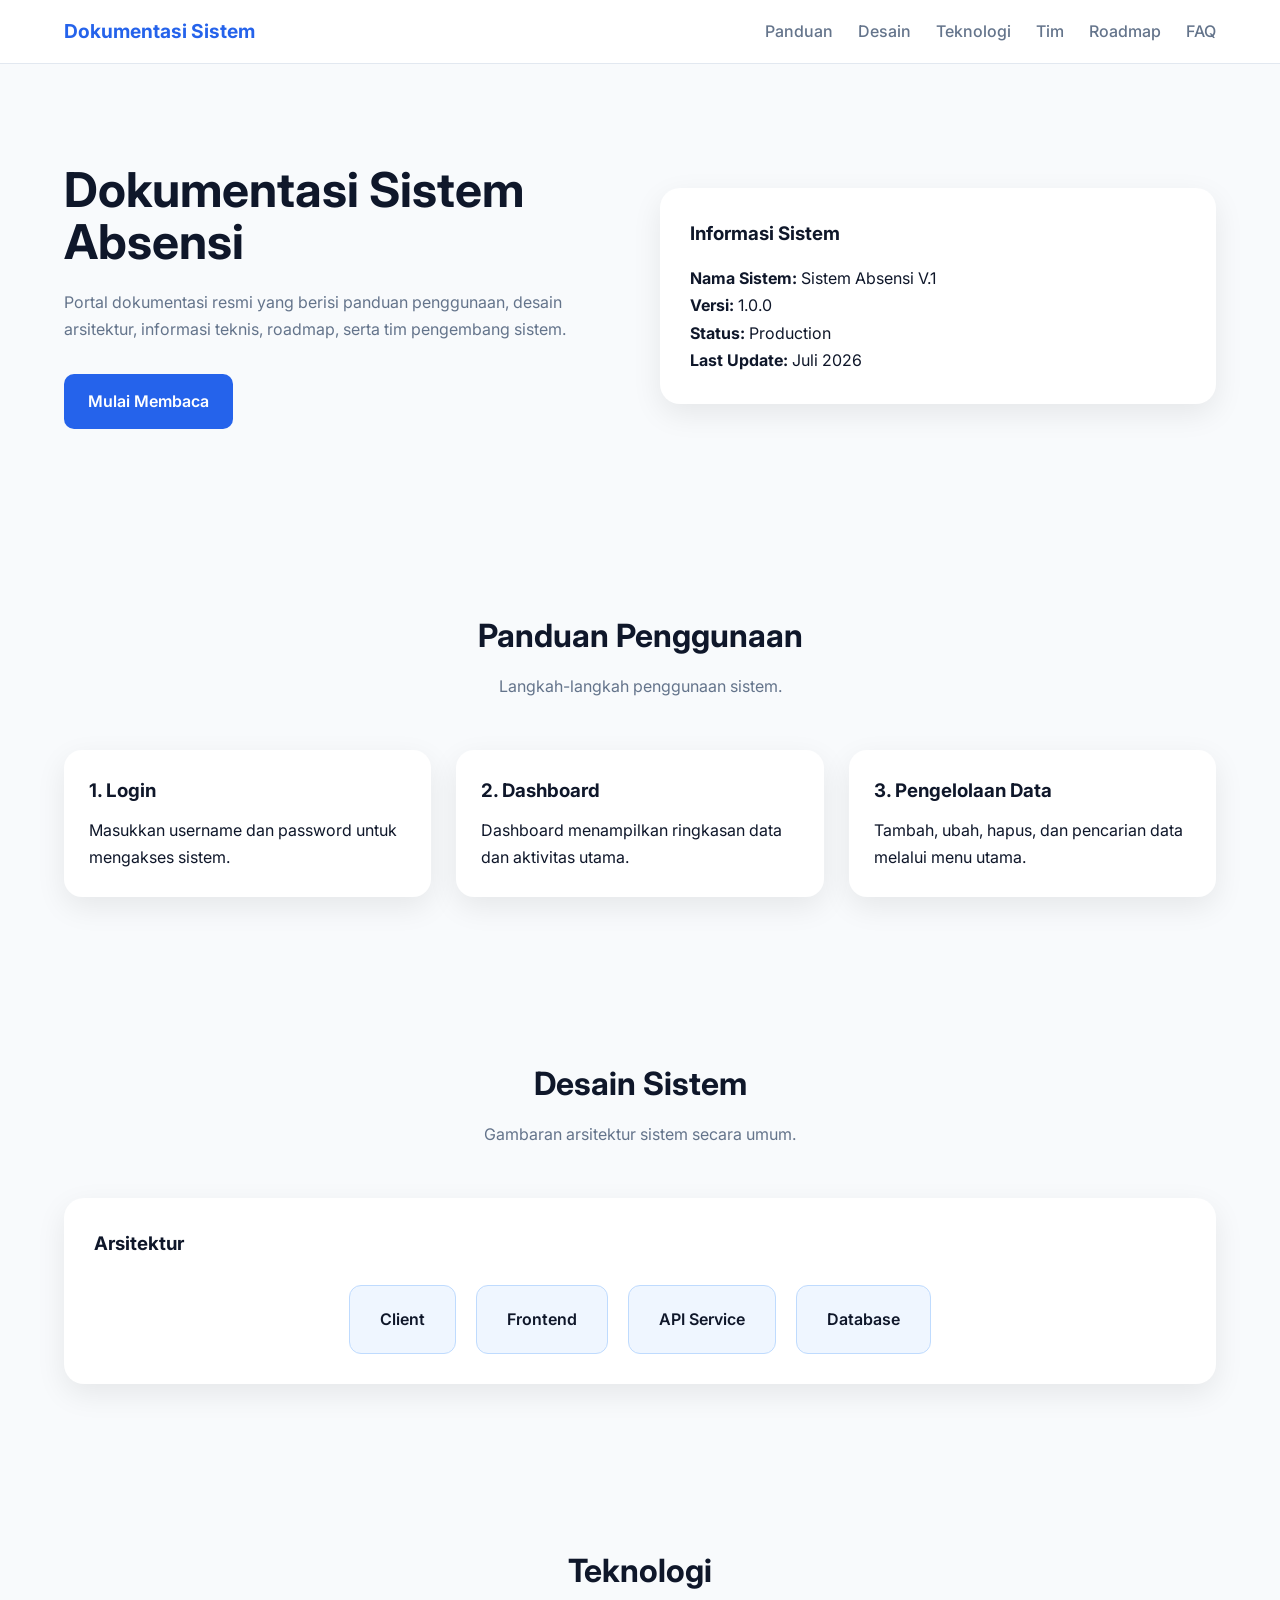
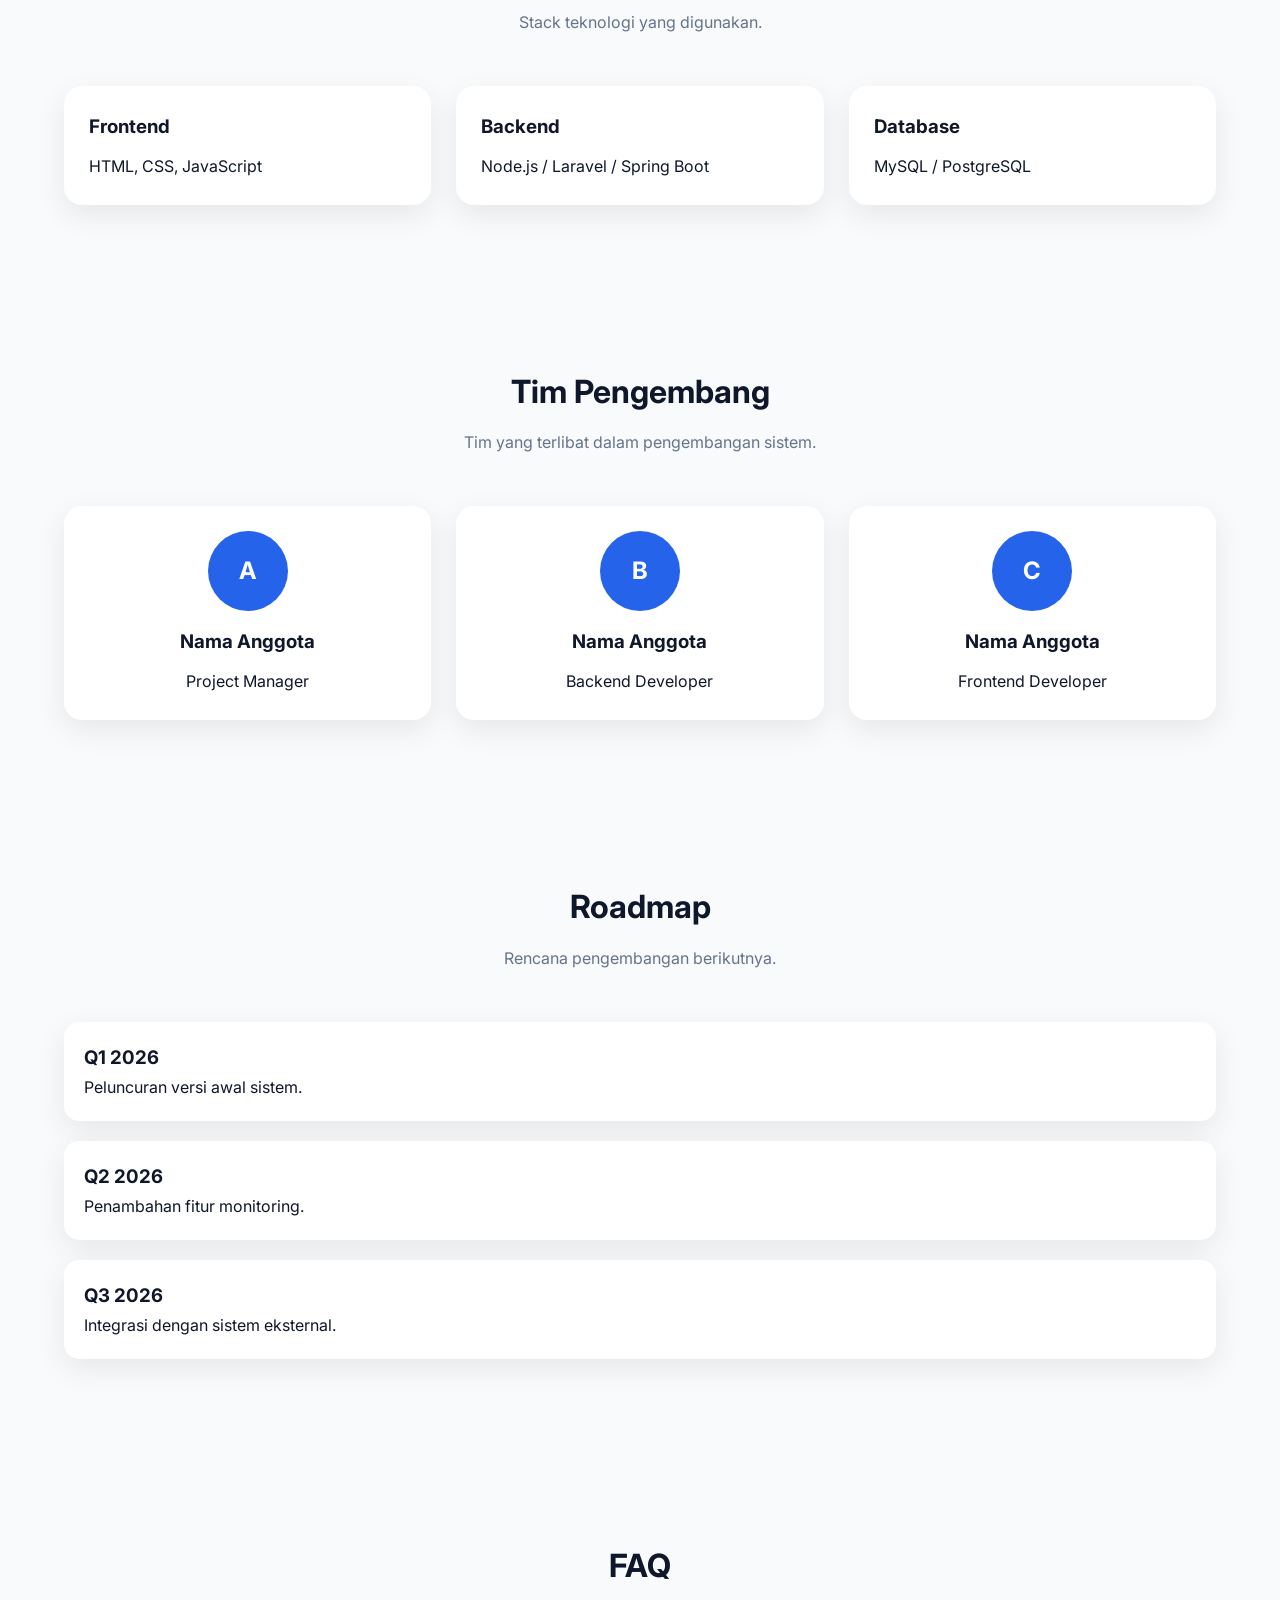
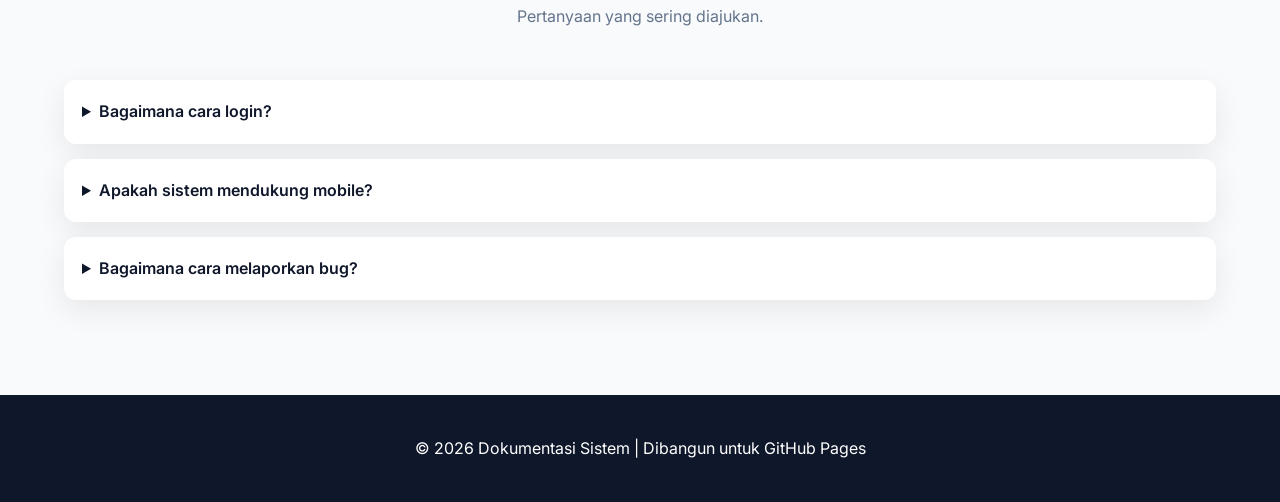
<file: docs/index.html>
<!DOCTYPE html>
<html lang="id">
<head>
  <meta charset="UTF-8">
  <meta name="viewport" content="width=device-width, initial-scale=1.0">
  <title>Dokumentasi Sistem Absensi</title>
  <link href="https://fonts.googleapis.com/css2?family=Inter:wght@300;400;500;600;700&display=swap" rel="stylesheet">
  <style>
    :root{
        --primary:#2563eb;
        --primary-dark:#1d4ed8;
        --secondary:#f8fafc;
        --dark:#0f172a;
        --gray:#64748b;
        --border:#e2e8f0;
        --white:#ffffff;
        --shadow:0 10px 30px rgba(0,0,0,.08);
    }

    *{
        margin:0;
        padding:0;
        box-sizing:border-box;
    }

    html{
        scroll-behavior:smooth;
    }

    body{
        font-family:'Inter',sans-serif;
        color:var(--dark);
        background:#f8fafc;
        line-height:1.7;
    }

    .container{
        width:min(1200px,90%);
        margin:auto;
    }

    /* NAVBAR */
    nav{
        position:sticky;
        top:0;
        z-index:999;
        background:rgba(255,255,255,.95);
        backdrop-filter:blur(10px);
        border-bottom:1px solid var(--border);
    }

    .nav-wrapper{
        display:flex;
        justify-content:space-between;
        align-items:center;
        padding:15px 0;
    }

    .logo{
        font-weight:700;
        font-size:1.2rem;
        color:var(--primary);
    }

    .nav-links{
        display:flex;
        gap:25px;
    }

    .nav-links a{
        text-decoration:none;
        color:var(--gray);
        font-weight:500;
        transition:.3s;
    }

    .nav-links a:hover{
        color:var(--primary);
    }

    /* HERO */
    .hero{
        padding:100px 0;
    }

    .hero-content{
        display:grid;
        grid-template-columns:1fr 1fr;
        gap:40px;
        align-items:center;
    }

    .hero-text h1{
        font-size:3rem;
        line-height:1.1;
        margin-bottom:20px;
    }

    .hero-text p{
        color:var(--gray);
        margin-bottom:30px;
    }

    .btn{
        display:inline-block;
        background:var(--primary);
        color:white;
        padding:14px 24px;
        border-radius:10px;
        text-decoration:none;
        font-weight:600;
        transition:.3s;
    }

    .btn:hover{
        background:var(--primary-dark);
    }

    .hero-card{
        background:white;
        padding:30px;
        border-radius:20px;
        box-shadow:var(--shadow);
    }

    .hero-card h3{
        margin-bottom:15px;
    }

    /* SECTIONS */
    section{
        padding:80px 0;
    }

    .section-title{
        text-align:center;
        margin-bottom:50px;
    }

    .section-title h2{
        font-size:2rem;
        margin-bottom:10px;
    }

    .section-title p{
        color:var(--gray);
    }

    /* CARDS */
    .grid{
        display:grid;
        grid-template-columns:repeat(auto-fit,minmax(280px,1fr));
        gap:25px;
    }

    .card{
        background:white;
        padding:25px;
        border-radius:18px;
        box-shadow:var(--shadow);
    }

    .card h3{
        margin-bottom:10px;
    }

    /* SYSTEM DESIGN */
    .architecture{
        background:white;
        padding:30px;
        border-radius:20px;
        box-shadow:var(--shadow);
    }

    .flow{
        display:flex;
        justify-content:center;
        flex-wrap:wrap;
        gap:20px;
        margin-top:25px;
    }

    .flow-box{
        padding:20px 30px;
        background:#eff6ff;
        border:1px solid #bfdbfe;
        border-radius:12px;
        font-weight:600;
    }

    /* TEAM */
    .team{
        text-align:center;
    }

    .avatar{
        width:80px;
        height:80px;
        border-radius:50%;
        background:var(--primary);
        color:white;
        display:flex;
        align-items:center;
        justify-content:center;
        font-size:1.5rem;
        font-weight:bold;
        margin:auto auto 15px;
    }

    /* TIMELINE */
    .timeline{
        position:relative;
    }

    .timeline-item{
        background:white;
        margin-bottom:20px;
        padding:20px;
        border-radius:15px;
        box-shadow:var(--shadow);
    }

    /* FAQ */
    details{
        background:white;
        margin-bottom:15px;
        padding:18px;
        border-radius:12px;
        box-shadow:var(--shadow);
    }

    summary{
        cursor:pointer;
        font-weight:600;
    }

    /* FOOTER */
    footer{
        background:var(--dark);
        color:white;
        text-align:center;
        padding:40px 20px;
    }

    /* RESPONSIVE */
    @media(max-width:768px){

    .hero-content{
        grid-template-columns:1fr;
    }

    .hero-text h1{
        font-size:2.2rem;
    }

    .nav-links{
        display:none;
    }

    }
  </style>
  </head>
  <body>
    <nav>
      <div class="container nav-wrapper">
        <div class="logo">Dokumentasi Sistem</div>
        <div class="nav-links">
          <a href="#panduan">Panduan</a>
          <a href="#desain">Desain</a>
          <a href="#teknologi">Teknologi</a>
          <a href="#tim">Tim</a>
          <a href="#roadmap">Roadmap</a>
          <a href="#faq">FAQ</a>
        </div>
      </div>
    </nav>

<header class="hero">
    <div class="container hero-content">

        <div class="hero-text">
            <h1>Dokumentasi Sistem Absensi</h1>
            <p>
                Portal dokumentasi resmi yang berisi panduan penggunaan,
                desain arsitektur, informasi teknis, roadmap, serta tim
                pengembang sistem.
            </p>

            <a href="#panduan" class="btn">
                Mulai Membaca
            </a>
        </div>

        <div class="hero-card">
            <h3>Informasi Sistem</h3>
            <p><strong>Nama Sistem:</strong> Sistem Absensi V.1</p>
            <p><strong>Versi:</strong> 1.0.0</p>
            <p><strong>Status:</strong> Production</p>
            <p><strong>Last Update:</strong> Juli 2026</p>
        </div>

    </div>
</header>

<section id="panduan">
    <div class="container">
        <div class="section-title">
            <h2>Panduan Penggunaan</h2>
            <p>Langkah-langkah penggunaan sistem.</p>
        </div>

        <div class="grid">

            <div class="card">
                <h3>1. Login</h3>
                <p>
                    Masukkan username dan password untuk mengakses sistem.
                </p>
            </div>

            <div class="card">
                <h3>2. Dashboard</h3>
                <p>
                    Dashboard menampilkan ringkasan data dan aktivitas utama.
                </p>
            </div>

            <div class="card">
                <h3>3. Pengelolaan Data</h3>
                <p>
                    Tambah, ubah, hapus, dan pencarian data melalui menu utama.
                </p>
            </div>

        </div>
    </div>
</section>

<section id="desain">
    <div class="container">

        <div class="section-title">
            <h2>Desain Sistem</h2>
            <p>Gambaran arsitektur sistem secara umum.</p>
        </div>

        <div class="architecture">
            <h3>Arsitektur</h3>

            <div class="flow">
                <div class="flow-box">Client</div>
                <div class="flow-box">Frontend</div>
                <div class="flow-box">API Service</div>
                <div class="flow-box">Database</div>
            </div>

        </div>

    </div>
</section>

<section id="teknologi">
    <div class="container">

        <div class="section-title">
            <h2>Teknologi</h2>
            <p>Stack teknologi yang digunakan.</p>
        </div>

        <div class="grid">

            <div class="card">
                <h3>Frontend</h3>
                <p>HTML, CSS, JavaScript</p>
            </div>

            <div class="card">
                <h3>Backend</h3>
                <p>Node.js / Laravel / Spring Boot</p>
            </div>

            <div class="card">
                <h3>Database</h3>
                <p>MySQL / PostgreSQL</p>
            </div>

        </div>

    </div>
</section>

<section id="tim">
    <div class="container">

        <div class="section-title">
            <h2>Tim Pengembang</h2>
            <p>Tim yang terlibat dalam pengembangan sistem.</p>
        </div>

        <div class="grid">

            <div class="card team">
                <div class="avatar">A</div>
                <h3>Nama Anggota</h3>
                <p>Project Manager</p>
            </div>

            <div class="card team">
                <div class="avatar">B</div>
                <h3>Nama Anggota</h3>
                <p>Backend Developer</p>
            </div>

            <div class="card team">
                <div class="avatar">C</div>
                <h3>Nama Anggota</h3>
                <p>Frontend Developer</p>
            </div>

        </div>

    </div>
</section>

<section id="roadmap">
    <div class="container">

        <div class="section-title">
            <h2>Roadmap</h2>
            <p>Rencana pengembangan berikutnya.</p>
        </div>

        <div class="timeline">

            <div class="timeline-item">
                <h3>Q1 2026</h3>
                <p>Peluncuran versi awal sistem.</p>
            </div>

            <div class="timeline-item">
                <h3>Q2 2026</h3>
                <p>Penambahan fitur monitoring.</p>
            </div>

            <div class="timeline-item">
                <h3>Q3 2026</h3>
                <p>Integrasi dengan sistem eksternal.</p>
            </div>

        </div>

    </div>
</section>

<section id="faq">
    <div class="container">

        <div class="section-title">
            <h2>FAQ</h2>
            <p>Pertanyaan yang sering diajukan.</p>
        </div>

        <details>
            <summary>Bagaimana cara login?</summary>
            <p>Gunakan akun yang telah diberikan administrator.</p>
        </details>

        <details>
            <summary>Apakah sistem mendukung mobile?</summary>
            <p>Ya, sistem responsif dan dapat diakses melalui perangkat mobile.</p>
        </details>

        <details>
            <summary>Bagaimana cara melaporkan bug?</summary>
            <p>Hubungi tim pengembang melalui kanal support resmi.</p>
        </details>

    </div>
</section>

<footer>
    <p>© 2026 Dokumentasi Sistem | Dibangun untuk GitHub Pages</p>
</footer>

</body>
</html>
</file>
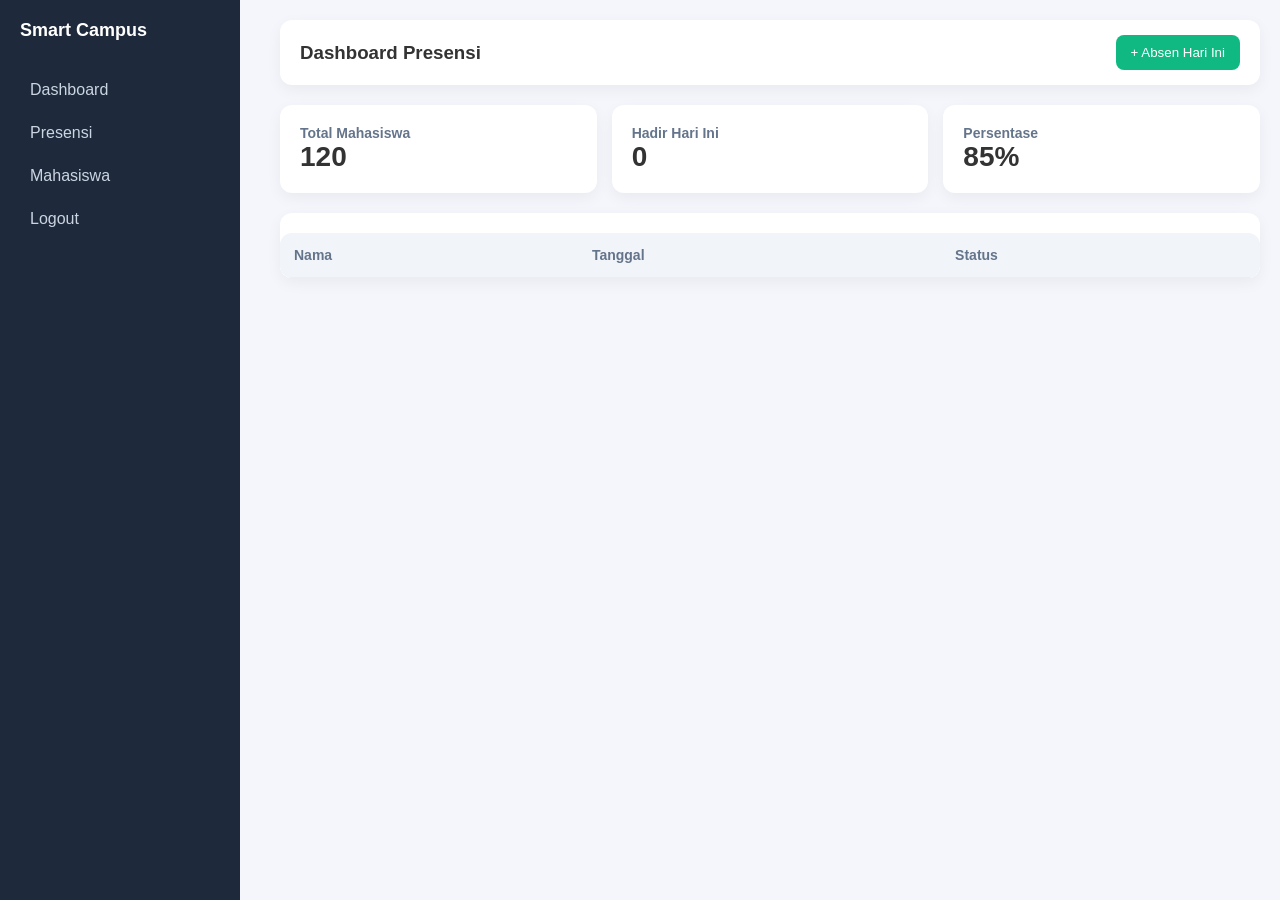
<file: fontend/dashboard.html>
<!DOCTYPE html>
<html>
  <head>
    <title>Dashboard</title>
    <link rel="stylesheet" href="style.css">
  </head>
  <body>

    <!-- SIDEBAR -->
    <div class="sidebar">
      <h2>Smart Campus</h2>
      <a href="#">Dashboard</a>
      <a href="#">Presensi</a>
      <a href="#">Mahasiswa</a>
      <a href="#">Logout</a>
    </div>

    <!-- MAIN -->
    <div class="main">

      <div class="topbar">
        <h3>Dashboard Presensi</h3>
        <button class="btn-green" onclick="absen()">+ Absen Hari Ini</button>
      </div>

      <!-- CARDS -->
      <div class="cards">
        <div class="card">
          <h3>Total Mahasiswa</h3>
          <h1>120</h1>
        </div>

        <div class="card">
          <h3>Hadir Hari Ini</h3>
          <h1 id="hadir">0</h1>
        </div>

        <div class="card">
          <h3>Persentase</h3>
          <h1>85%</h1>
        </div>
      </div>

      <!-- TABLE -->
      <div class="table-container">
        <table>
          <thead>
            <tr>
              <th>Nama</th>
              <th>Tanggal</th>
              <th>Status</th>
            </tr>
          </thead>
          <tbody id="list"></tbody>
        </table>

        <!-- Empty State -->
        <div id="emptyState" class="empty-state" style="display:none;">
          Belum ada data kehadiran
        </div>
      </div>

    </div>

    <script src="../integration/app.js"></script>

  </body>
</html>
</file>
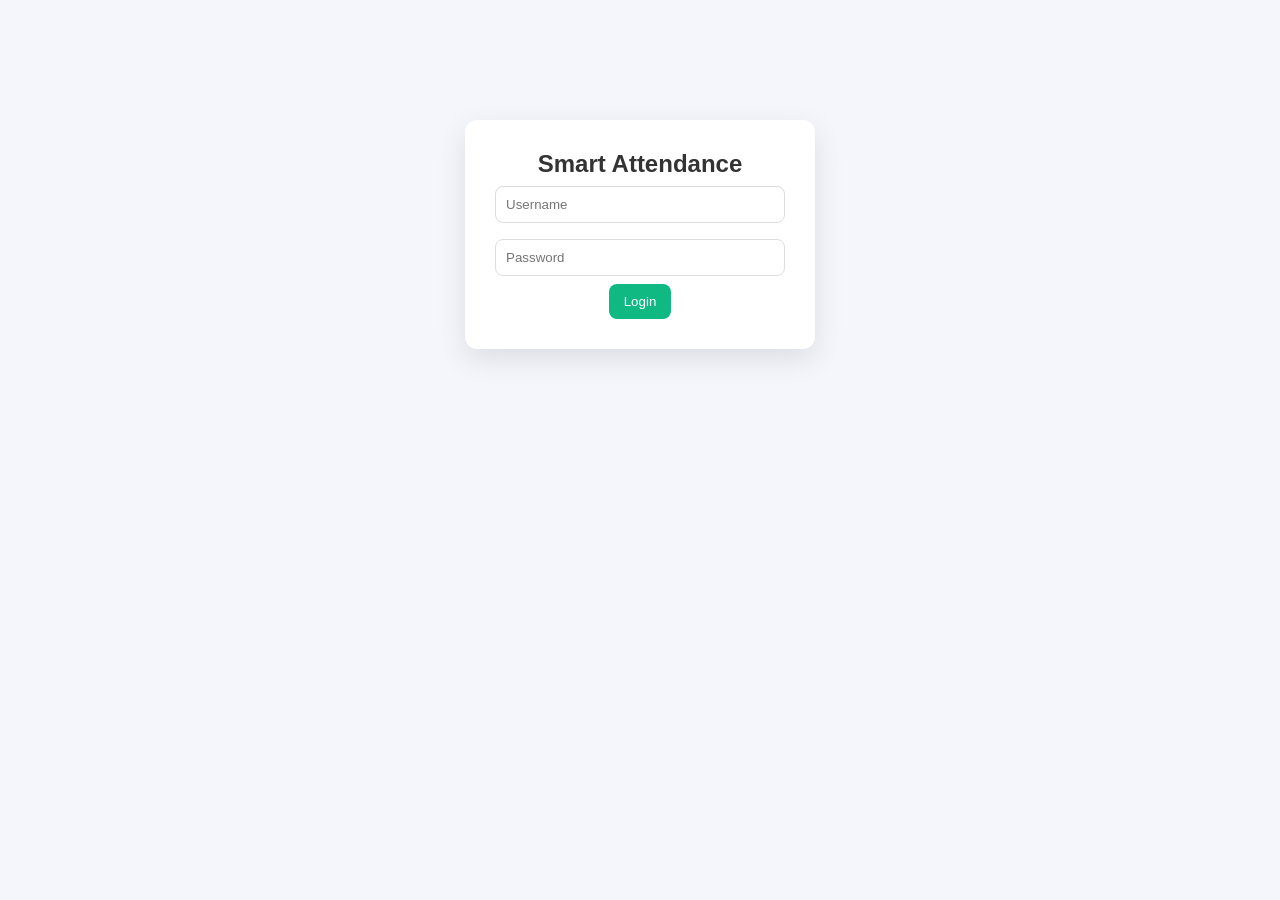
<file: fontend/login.html>
<!DOCTYPE html>
<html>
  <head>
    <title>Login</title>
    <link rel="stylesheet" href="style.css">
  </head>
  <body>
    <div class="login-box">
      <h2>Smart Attendance</h2>

      <form id="loginForm">
        <input type="text" id="username" placeholder="Username">
        <input type="password" id="password" placeholder="Password">
        <button type="submit" class="btn-green">Login</button>
      </form>
    </div>

    <div class="toast" id="toast"></div>

    <script src="../integration/app.js"></script>

  </body>
</html>
</file>
<file: fontend/style.css>
* {
  margin: 0;
  padding: 0;
  box-sizing: border-box;
  font-family: 'Segoe UI', sans-serif;
}

body {
  background: #f4f6fb;
  color: #333;
}

/* ===== SIDEBAR ===== */
.sidebar {
  width: 240px;
  height: 100vh;
  background: #1e293b;
  position: fixed;
  top: 0;
  left: 0;
  padding: 20px;
  color: white;
}

.sidebar h2 {
  font-size: 18px;
  margin-bottom: 30px;
}

.sidebar a {
  display: block;
  color: #cbd5e1;
  padding: 10px;
  margin: 5px 0;
  text-decoration: none;
  border-radius: 8px;
  transition: 0.3s;
}

.sidebar a:hover {
  background: #334155;
  color: white;
}

/* ===== MAIN CONTENT ===== */
.main {
  margin-left: 260px;
  padding: 20px;
}

/* ===== TOPBAR ===== */
.topbar {
  background: white;
  padding: 15px 20px;
  border-radius: 12px;
  display: flex;
  justify-content: space-between;
  align-items: center;
  box-shadow: 0 5px 15px rgba(0,0,0,0.05);
}

/* ===== CARDS ===== */
.cards {
  display: grid;
  grid-template-columns: repeat(3, 1fr);
  gap: 15px;
  margin-top: 20px;
}

.card {
  background: white;
  padding: 20px;
  border-radius: 12px;
  box-shadow: 0 5px 15px rgba(0,0,0,0.05);
  transition: 0.3s;
}

.card:hover {
  transform: translateY(-5px);
}

.card h3 {
  font-size: 14px;
  color: #64748b;
}

.card h1 {
  font-size: 28px;
}

/* ===== BUTTON ===== */
button {
  padding: 10px 15px;
  border: none;
  border-radius: 8px;
  cursor: pointer;
  transition: 0.3s;
}

.btn-green {
  background: #10b981;
  color: white;
}

.btn-green:hover {
  background: #059669;
}

/* ===== TABLE ===== */
table {
  width: 100%;
  margin-top: 20px;
  border-collapse: collapse;
  background: white;
  border-radius: 12px;
  overflow: hidden;
}

th, td {
  padding: 12px;
  text-align: left;
  border-bottom: 1px solid #eee;
}

th {
  background: #f1f5f9;
}

/* ===== LOGIN ===== */
.login-box {
  width: 350px;
  margin: 120px auto;
  background: white;
  padding: 30px;
  border-radius: 12px;
  box-shadow: 0 10px 30px rgba(0,0,0,0.1);
  text-align: center;
}

input {
  width: 100%;
  padding: 10px;
  margin: 8px 0;
  border: 1px solid #ddd;
  border-radius: 8px;
}

input:focus {
  outline: none;
  border-color: #6366f1;
}

/* ===== TOAST ===== */
.toast {
  position: fixed;
  top: 20px;
  right: 20px;
  background: #1e293b;
  color: white;
  padding: 12px 18px;
  border-radius: 8px;
  display: none;
  animation: slide 0.3s ease;
}

@keyframes slide {
  from { transform: translateX(100px); opacity: 0; }
  to { transform: translateX(0); opacity: 1; }
}

/* ===== TABLE WRAPPER ===== */
.table-container {
  margin-top: 20px;
  background: white;
  border-radius: 12px;
  overflow: hidden;
  box-shadow: 0 5px 15px rgba(0,0,0,0.05);
}

/* ===== TABLE ===== */
table {
  width: 100%;
  border-collapse: collapse;
}

/* HEADER */
thead {
  background: #f8fafc;
}

th {
  text-align: left;
  padding: 14px;
  font-size: 14px;
  color: #64748b;
}

/* ROW */
td {
  padding: 14px;
  font-size: 14px;
  border-top: 1px solid #f1f5f9;
}

/* HOVER EFFECT */
tbody tr:hover {
  background: #f9fafb;
}

/* ZEBRA STRIPING */
tbody tr:nth-child(even) {
  background: #fcfcfc;
}

/* EMPTY STATE */
.empty-state {
  padding: 30px;
  text-align: center;
  color: #94a3b8;
  font-size: 14px;
}

/* BADGE STATUS */
.badge {
  padding: 5px 10px;
  border-radius: 20px;
  font-size: 12px;
  color: white;
  display: inline-block;
}

.badge-success {
  background: #10b981;
}
</file>
